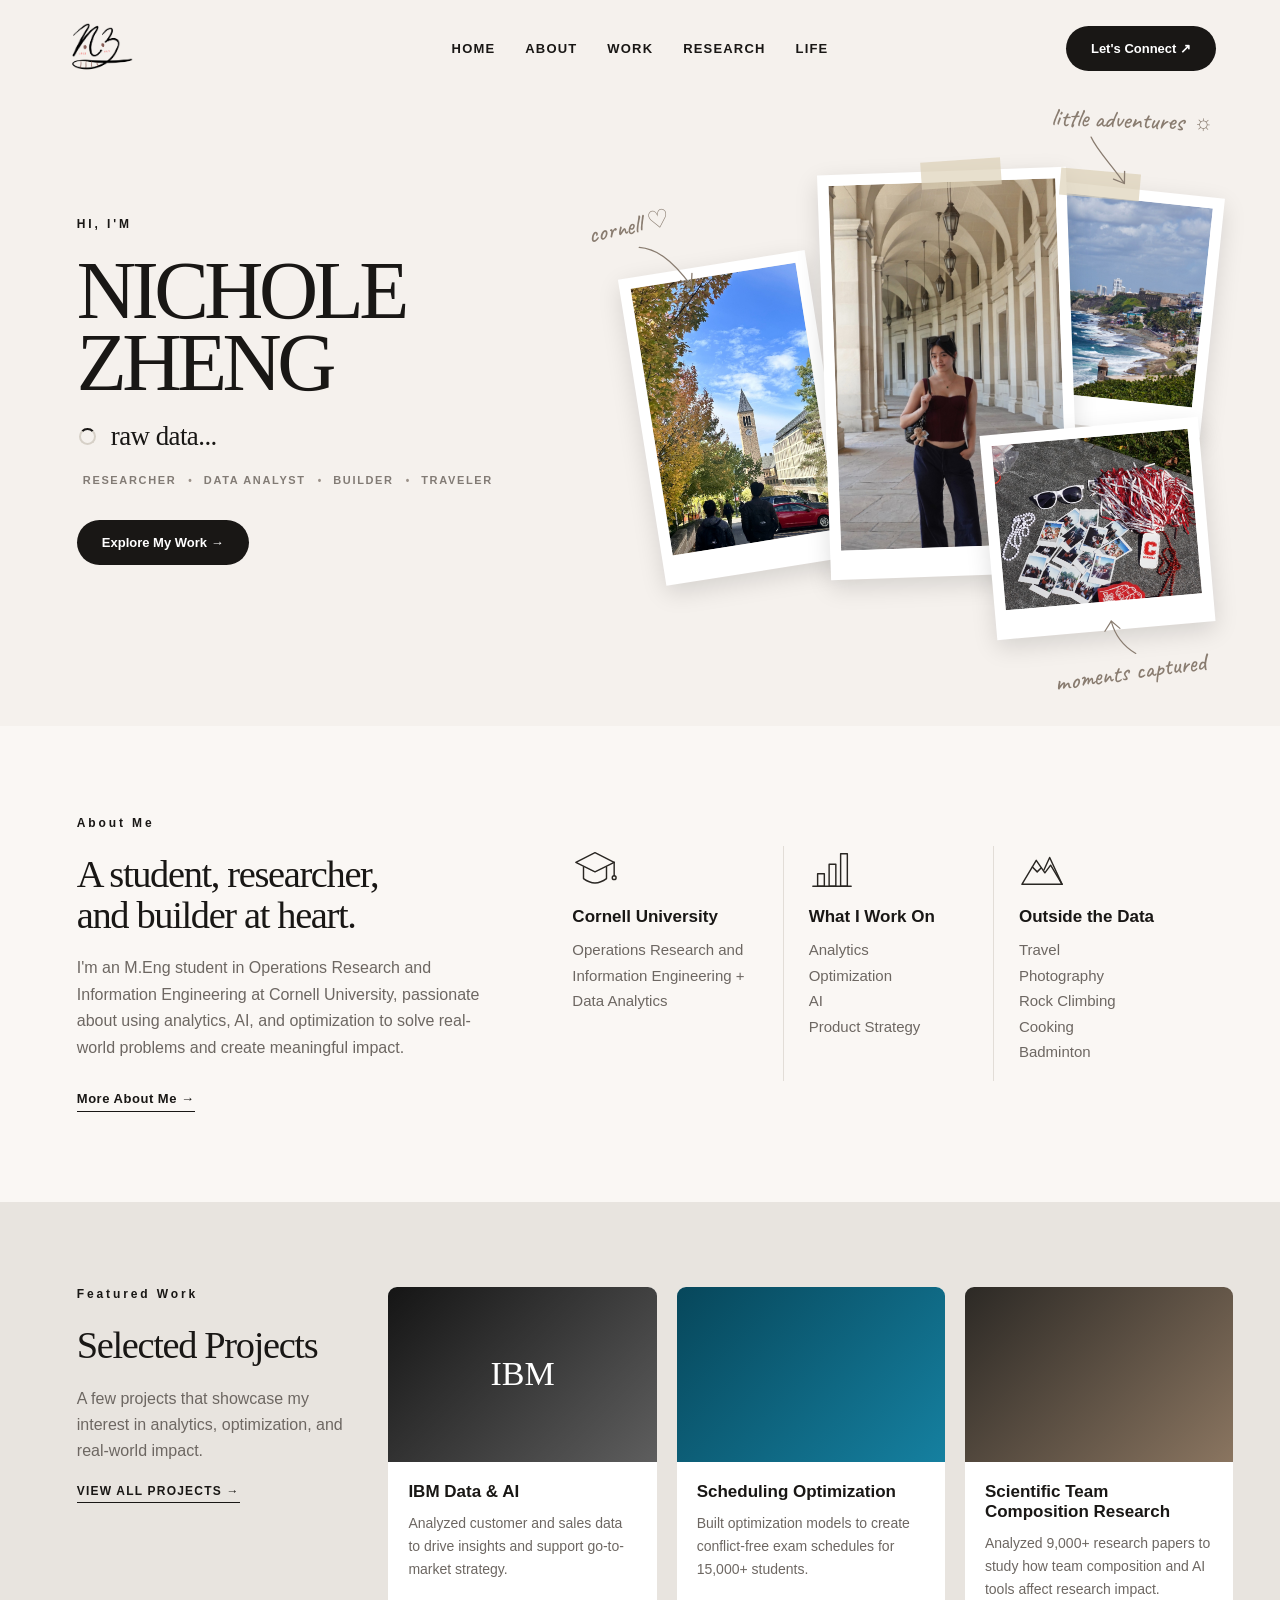
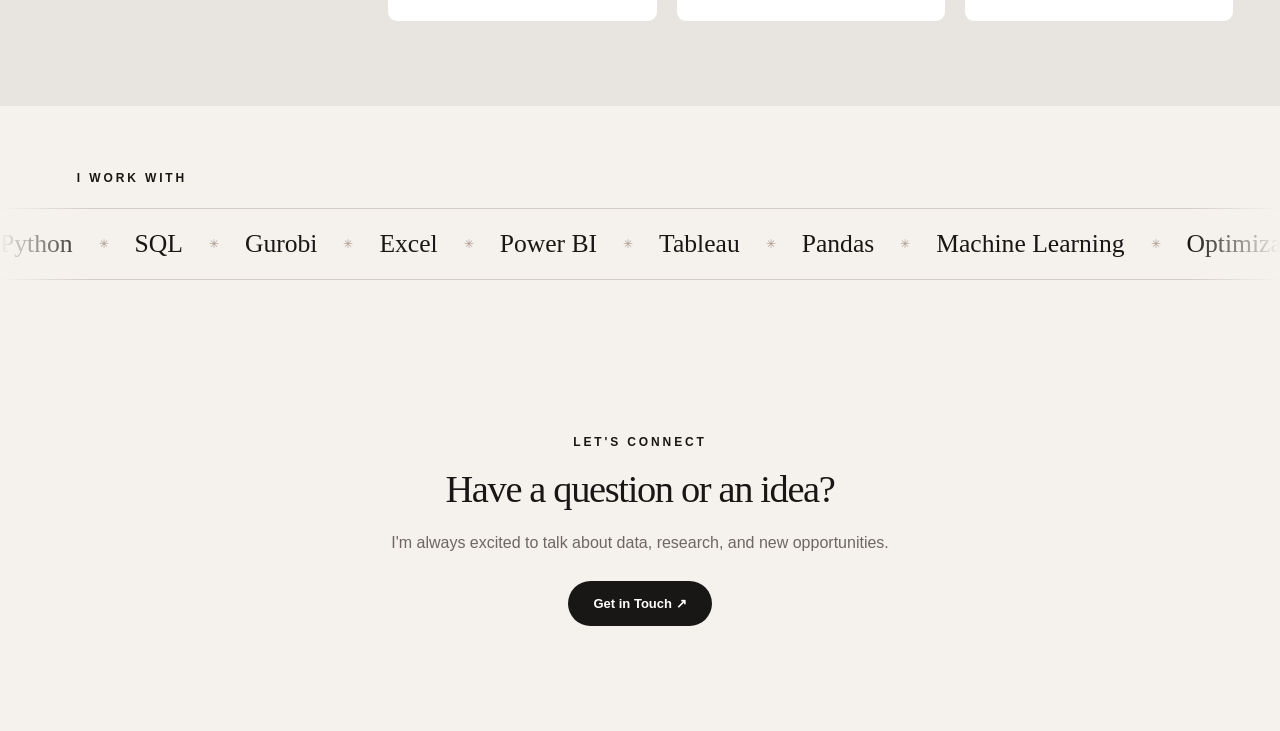
<file: index.html>
<!doctype html>
<html lang="en">
<head>
<meta charset="utf-8">
<meta name="viewport" content="width=device-width, initial-scale=1">
<title>Nichole Zheng — Portfolio</title>

<link href="https://fonts.googleapis.com/css2?family=Caveat:wght@400;500;600&display=swap" rel="stylesheet">

<style>
:root {
  --cream: #f5f1ed;
  --ink: #191715;
  --muted: #827b75;
  --panel: #e8e4df;
}

* { box-sizing: border-box; }
html { scroll-behavior: smooth; }

body {
  margin: 0;
  background: var(--cream);
  color: var(--ink);
  font-family: Arial, Helvetica, sans-serif;
}

a { color: inherit; text-decoration: none; }
img { display: block; width: 100%; height: 100%; object-fit: cover; }

/* NAVIGATION */

.nav {
  max-width: 1650px;
  margin: auto;
  min-height: 92px;
  padding: 18px 5%;
  display: grid;
  grid-template-columns: 1fr auto 1fr;
  align-items: center;
  gap: 20px;
}

/* Keep the NZ image at a consistent, compact size on every page. */
.logo { display: inline-flex; align-items: center; justify-self: start; width: 58px; height: 58px; flex: none; }
.logo img { display: block; width: 100%; height: 100%; object-fit: contain; }

.nav nav {
  display: flex;
  gap: 30px;
  align-items: center;
}

.nav nav a {
  position: relative;
  font-size: 13px;
  font-weight: 700;
  letter-spacing: .09em;
  padding: 10px 0;
  transition: color .2s;
}

.nav nav a::after {
  content: "";
  position: absolute;
  left: 0;
  right: 0;
  bottom: 3px;
  height: 2px;
  background: var(--ink);
  transform: scaleX(0);
  transform-origin: left;
  transition: transform .25s;
}

.nav nav a:hover::after,
.nav nav a.active::after,
.nav nav a:focus-visible::after {
  transform: scaleX(1);
}

.nav nav a:hover { color: #8b6f60; }

.connect, .btn {
  display: inline-block;
  border-radius: 40px;
  background: var(--ink);
  color: white;
  padding: 15px 25px;
  font-weight: 700;
  font-size: 13px;
  transition: transform .2s, background .2s;
}

.connect { justify-self: end; }

.connect:hover, .btn:hover {
  transform: translateY(-3px);
  background: #443a33;
}

/* HERO */

.hero {
  max-width: 1650px;
  margin: auto;
  min-height: 630px;
  padding: 50px 6% 90px;
  display: grid;
  grid-template-columns: 46% 54%;
  align-items: center;
  gap: 10px;
}

.hero-copy { position: relative; z-index: 2; }

.kicker {
  font-size: 12px;
  letter-spacing: .24em;
  font-weight: 700;
  margin-bottom: 24px;
}

.hero h1 {
  font: normal clamp(65px, 6.4vw, 105px)/.87 Georgia, "Times New Roman", serif;
  letter-spacing: -.055em;
  margin: 0 0 17px;
}

/* ANIMATED HERO TAGLINE */

.hero-tagline {
  display: flex;
  align-items: center;
  gap: 12px;
  min-height: 43px;
  margin: 0 0 13px;
}

.tagline-text {
  font: normal clamp(22px, 2.1vw, 33px)/1.2 Georgia, "Times New Roman", serif;
  letter-spacing: -.02em;
  transition: opacity .3s, transform .3s;
}

.tagline-text.fade-out {
  opacity: 0;
  transform: translateY(7px);
}

.tagline-icon {
  width: 22px;
  flex: none;
  display: grid;
  place-items: center;
}

.loading-spinner {
  width: 17px;
  height: 17px;
  border: 2px solid #d6d0c7;
  border-top-color: var(--ink);
  border-radius: 50%;
  animation: spin .8s linear infinite;
}

.tagline-icon.done .loading-spinner {
  animation: none;
  border: none;
  width: 20px;
  height: 20px;
}

.tagline-icon.done .loading-spinner::after {
  content: "✓";
  font: normal 22px Arial;
  color: #54483f;
}

@keyframes spin { to { transform: rotate(360deg); } }

/* ROLE LABELS */

.hero-roles {
  display: flex;
  align-items: center;
  flex-wrap: wrap;
  gap: 8px 12px;
  padding-left: 6px;
  margin: 2px 0 30px;
  color: #827b75;
  font-size: 11px;
  font-weight: 600;
  letter-spacing: .15em;
  line-height: 1.7;
}

.hero-roles .dot {
  font-size: 10px;
  letter-spacing: 0;
  color: #9b9189;
}

/* POLAROID COLLAGE */

.collage {
  position: relative;
  width: 100%;
  height: 480px;
  isolation: isolate;
}

.polaroid {
  position: absolute;
  margin: 0;
  padding: 11px 11px 29px;
  background: white;
  box-shadow: 0 8px 25px #0002;
  transition: transform .3s, box-shadow .3s;
  cursor: pointer;
  border: 0;
  user-select: none;
  -webkit-tap-highlight-color: transparent;
}

.polaroid:hover,
.polaroid:focus-visible {
  z-index: 10;
  transform: rotate(0deg) translateY(-8px);
  box-shadow: 0 15px 35px #0003;
}

.polaroid:focus-visible {
  outline: 2px solid #8b6f60;
  outline-offset: 5px;
}

.p1 {
  left: 6%;
  top: 112px;
  width: 31%;
  height: 310px;
  transform: rotate(-9deg);
}

.p1 img { object-position: 52% 54%; }

.p2 {
  left: 36%;
  top: 20px;
  width: 41%;
  height: 405px;
  z-index: 3;
  transform: rotate(-2deg);
}

.p3 {
  right: 0;
  top: 36px;
  width: 35%;
  height: 240px;
  transform: rotate(6deg);
}

.p4 {
  right: 1%;
  bottom: 0;
  width: 36%;
  height: 205px;
  z-index: 4;
  transform: rotate(-5deg);
}

.tape {
  position: absolute;
  background: #dcd0b5aa;
  width: 80px;
  height: 27px;
  z-index: 7;
  pointer-events: none;
}

.t1 { left: 52%; top: 9px; transform: rotate(-4deg); }
.t2 { right: 12%; top: 20px; transform: rotate(5deg); }

/* CAMERA SHUTTER INTERACTIONS */

.photo-window {
  position: relative;
  width: 100%;
  height: 100%;
  overflow: hidden;
  background: #e8e4df;
}

.photo-window img {
  transition: transform .4s ease;
}

.photo-flash {
  position: absolute;
  inset: 0;
  background: white;
  opacity: 0;
  pointer-events: none;
  z-index: 3;
}

.polaroid.snapping .photo-flash {
  animation: cameraFlash .42s ease-out forwards;
}

.polaroid.snapping .photo-window img {
  animation: shutterScale .42s ease-out;
}

@keyframes cameraFlash {
  0% { opacity: 0; }
  12% { opacity: .65; }
  35% { opacity: 0; }
  100% { opacity: 0; }
}

@keyframes shutterScale {
  0% { transform: scale(1); }
  25% { transform: scale(.982); }
  65% { transform: scale(1.015); }
  100% { transform: scale(1); }
}

/* CAMERA VIEWFINDER */

.viewfinder {
  position: absolute;
  inset: 14px;
  z-index: 2;
  opacity: 0;
  pointer-events: none;
  transition: opacity .25s ease;
}

.polaroid:hover .viewfinder,
.polaroid:focus-visible .viewfinder {
  opacity: .8;
}

.focus-corner {
  position: absolute;
  width: 20px;
  height: 20px;
  border-color: rgba(255,255,255,.92);
  border-style: solid;
  border-width: 0;
  filter: drop-shadow(0 1px 1px #0004);
  transition: transform .25s ease;
}

.focus-tl {
  top: 0;
  left: 0;
  border-top-width: 1.5px;
  border-left-width: 1.5px;
  transform: translate(-5px,-5px);
}

.focus-tr {
  top: 0;
  right: 0;
  border-top-width: 1.5px;
  border-right-width: 1.5px;
  transform: translate(5px,-5px);
}

.focus-bl {
  bottom: 0;
  left: 0;
  border-bottom-width: 1.5px;
  border-left-width: 1.5px;
  transform: translate(-5px,5px);
}

.focus-br {
  bottom: 0;
  right: 0;
  border-bottom-width: 1.5px;
  border-right-width: 1.5px;
  transform: translate(5px,5px);
}

.polaroid:hover .focus-corner,
.polaroid:focus-visible .focus-corner {
  transform: translate(0,0);
}

.polaroid.snapping .focus-tl {
  transform: translate(5px,5px);
}
.polaroid.snapping .focus-tr {
  transform: translate(-5px,5px);
}
.polaroid.snapping .focus-bl {
  transform: translate(5px,-5px);
}
.polaroid.snapping .focus-br {
  transform: translate(-5px,-5px);
}

/* CUSTOM CAMERA CURSOR */

.camera-cursor {
  position: fixed;
  left: 0;
  top: 0;
  width: 34px;
  height: 34px;
  z-index: 9999;
  pointer-events: none;
  opacity: 0;
  transform: translate3d(-100px,-100px,0) scale(.75);
  transition: opacity .18s ease;
  will-change: transform;
}

.camera-cursor svg {
  width: 100%;
  height: 100%;
  overflow: visible;
  filter: drop-shadow(0 1px 1px #fff9);
  transition: transform .15s ease;
}

.camera-cursor.visible { opacity: 1; }

.camera-cursor.pressed svg {
  transform: scale(.82);
}

@media (hover: hover) and (pointer: fine) {
  .polaroid,
  .polaroid * {
    cursor: none;
  }
}

@media (hover: none), (pointer: coarse) {
  .camera-cursor { display: none; }
  .polaroid { cursor: pointer; }
}

/* HAND-DRAWN ANNOTATIONS */

.annotation {
  position: absolute;
  z-index: 12;
  pointer-events: none;
  color: #897c70;
  font-family: "Caveat", cursive;
  font-size: 25px;
  font-weight: 500;
  line-height: 1;
  white-space: nowrap;
}

.annotation span {
  display: block;
  opacity: 0;
  transform: translateY(6px) rotate(-3deg);
  transition: opacity .6s ease, transform .6s ease;
}

.annotation svg {
  display: block;
  width: 100%;
  height: auto;
  overflow: visible;
}

.annotation svg path {
  fill: none;
  stroke: currentColor;
  stroke-width: 1.5;
  stroke-linecap: round;
  stroke-linejoin: round;
  stroke-dasharray: 200;
  stroke-dashoffset: 200;
}

.collage.annotations-ready .annotation svg path {
  animation: drawArrow 1.2s ease forwards;
}

.collage.annotations-ready .annotation span {
  opacity: 1;
  transform: translateY(0) rotate(-3deg);
}

@keyframes drawArrow {
  to { stroke-dashoffset: 0; }
}

/* CORNELL ANNOTATION */

.annotation-cornell {
  left: -2%;
  top: 59px;
  width: 120px;
  transform: rotate(-9deg);
}

.annotation-cornell svg {
  width: 80px;
  margin: 6px 0 0 42px;
}

.annotation-cornell svg path {
  animation-delay: .3s !important;
}

.annotation-cornell span {
  transition-delay: 1.25s;
}

/* TRAVEL ANNOTATION */

.annotation-travel {
  right: 0;
  top: -43px;
  width: 165px;
  transform: rotate(5deg);
}

.annotation-travel svg {
  width: 65px;
  margin: 5px 0 0 34px;
}

.annotation-travel svg path {
  animation-delay: .65s !important;
}

.annotation-travel span {
  transition-delay: 1.6s;
}

.travel-sun {
  display: inline-block !important;
  opacity: 1 !important;
  transform: none !important;
  font-size: .85em;
  margin-left: 4px;
  vertical-align: 1px;
}

/* MEMORIES ANNOTATION */

.annotation-memories {
  right: 1%;
  bottom: -54px;
  width: 155px;
  transform: rotate(-5deg);
}

.annotation-memories svg {
  width: 60px;
  margin: 0 0 2px 45px;
}

.annotation-memories svg path {
  animation-delay: 1s !important;
}

.annotation-memories span {
  transition-delay: 1.95s;
}

/* TEMPORARY PHOTO INTERACTION HINT */

.photo-hint {
  position: absolute;
  left: 24%;
  bottom: -55px;
  z-index: 15;
  font-family: "Caveat", cursive;
  font-size: 22px;
  color: #a29689;
  pointer-events: none;
  opacity: 0;
  transform: translateY(7px);
  transition: opacity .5s ease, transform .5s ease;
  white-space: nowrap;
}

.photo-hint.show {
  opacity: 1;
  transform: translateY(0);
}

.photo-hint svg {
  position: absolute;
  left: 100%;
  bottom: 12px;
  width: 60px;
  height: 55px;
  overflow: visible;
}

.photo-hint path {
  fill: none;
  stroke: currentColor;
  stroke-width: 1.3;
  stroke-linecap: round;
  stroke-linejoin: round;
  stroke-dasharray: 150;
  stroke-dashoffset: 150;
}

.photo-hint.show path {
  animation: hintArrow .75s ease forwards;
}

@keyframes hintArrow {
  to { stroke-dashoffset: 0; }
}

/* ABOUT */

.about {
  padding: 90px max(6%, calc((100vw - 1450px)/2));
  background: #faf7f4;
  display: grid;
  grid-template-columns: 1.2fr 1.8fr;
  align-items: center;
  gap: 75px;
}

.about-lead h2,
.work-intro h2,
.contact h2 {
  font: normal clamp(35px, 3vw, 48px)/1.06 Georgia, serif;
  letter-spacing: -.035em;
  margin: 0 0 20px;
}

.about p,
.work p,
.contact p,
.facts p,
.card-body p {
  font-size: 16px;
  line-height: 1.65;
  color: #6d6762;
}

.more-about {
  display: inline-block;
  margin-top: 14px;
  font-size: 13px;
  font-weight: 700;
  letter-spacing: .04em;
  border-bottom: 1px solid currentColor;
  padding-bottom: 5px;
  transition: color .2s, transform .2s;
}

.more-about:hover {
  color: #8b6f60;
  transform: translateX(4px);
}

/* ABOUT FACTS */

.facts {
  display: grid;
  grid-template-columns: repeat(3, minmax(0, 1fr));
  align-items: center;
  gap: 0;
  width: 100%;
}

.fact {
  padding: 0 25px;
  border-left: 1px solid #e2ddd7;
  min-height: 235px;
  display: flex;
  flex-direction: column;
  justify-content: flex-start;
}

.fact:first-child {
  border-left: none;
  padding-left: 0;
}

.fact-icon {
  width: 46px;
  height: 46px;
  margin-bottom: 15px;
  color: #292622;
}

.fact-icon svg {
  width: 100%;
  height: 100%;
  stroke: currentColor;
  fill: none;
  stroke-width: 1.5;
  stroke-linecap: round;
  stroke-linejoin: round;
}

.facts h3 {
  font-size: 17px;
  margin: 0 0 10px;
}

.facts p {
  margin: 0;
  font-size: 15px;
  line-height: 1.7;
}

/* WORK */

.work {
  background: var(--panel);
  padding: 85px 6%;
  display: grid;
  grid-template-columns: 25% 75%;
  gap: 30px;
}

.work-intro a {
  font-size: 12px;
  font-weight: 700;
  letter-spacing: .1em;
  border-bottom: 1px solid;
  padding-bottom: 4px;
}

.cards {
  display: grid;
  grid-template-columns: repeat(3, 1fr);
  gap: 20px;
}

.card {
  background: white;
  border-radius: 9px;
  overflow: hidden;
  transition: transform .25s, box-shadow .25s;
}

.card:hover {
  transform: translateY(-7px);
  box-shadow: 0 12px 26px #0002;
}

.card-img {
  height: 175px;
  display: grid;
  place-items: center;
  color: white;
  font: normal 34px Georgia, serif;
}

.ibm { background: linear-gradient(135deg, #151515, #5e5e5e); }
.schedule { background: linear-gradient(135deg, #07475b, #1580a0); }
.research { background: linear-gradient(135deg, #2c2925, #8a7560); }

.card-body { padding: 20px; }

.card-body h3 {
  font-size: 17px;
  margin: 0 0 10px;
}

.card-body p { font-size: 14px; margin: 0; }

/* I WORK WITH */

.ticker {
  padding: 65px 0 70px;
}

.ticker > .kicker {
  padding: 0 6%;
  margin-bottom: 23px;
}

.ticker-window {
  overflow: hidden;
  border-top: 1px solid #d4cdc5;
  border-bottom: 1px solid #d4cdc5;
  padding: 20px 0;
  mask-image: linear-gradient(to right, transparent, #000 7%, #000 93%, transparent);
  -webkit-mask-image: linear-gradient(to right, transparent, #000 7%, #000 93%, transparent);
}

.ticker-track {
  display: flex;
  align-items: center;
  width: max-content;
  animation: skillsScroll 38s linear infinite;
  font: normal clamp(21px, 2vw, 29px) Georgia, serif;
}

.skill-set {
  display: flex;
  align-items: center;
  gap: 26px;
  padding-right: 26px;
  white-space: nowrap;
  flex-shrink: 0;
}

.skill-star {
  font: normal 12px Arial, sans-serif;
  color: #aa9b8d;
}

.ticker-window:hover .ticker-track {
  animation-play-state: paused;
}

@keyframes skillsScroll {
  to { transform: translateX(-50%); }
}

/* CONTACT */

.contact {
  text-align: center;
  padding: 85px 20px 105px;
}

.contact .kicker { margin-bottom: 20px; }
.contact p { margin: 0 0 25px; }

/* SCROLL ANIMATIONS */

.reveal {
  opacity: 0;
  transform: translateY(18px);
  transition: opacity .65s, transform .65s;
}

.reveal.visible {
  opacity: 1;
  transform: translateY(0);
}

/* RESPONSIVE */

@media (max-width: 1000px) {
  .nav nav { gap: 15px; }

  .hero {
    grid-template-columns: 1fr 1fr;
    padding: 45px 5% 70px;
  }

  .hero h1 {
    font-size: clamp(58px, 6.5vw, 80px);
  }

  .collage { height: 370px; }
  .p1 { height: 230px; }
  .p2 { height: 300px; }
  .p3 { height: 180px; }
  .p4 { height: 155px; }

  .annotation { font-size: 21px; }
  .annotation-cornell { left: -3%; top: 55px; }
  .annotation-travel { top: -31px; }
  .annotation-memories { bottom: -44px; }

  .about, .work {
    grid-template-columns: 1fr;
    gap: 35px;
  }

  .facts { align-items: start; }
}

@media (max-width: 680px) {
  .nav {
    grid-template-columns: auto 1fr;
    padding: 15px 5%;
    gap: 12px;
  }

  .logo { width: 46px; height: 46px; }

  .connect {
    grid-column: 2;
    grid-row: 1;
    padding: 12px 17px;
    font-size: 11px;
  }

  .nav nav {
    grid-column: 1 / -1;
    grid-row: 2;
    justify-content: center;
    flex-wrap: wrap;
    gap: 18px;
  }

  .nav nav a { font-size: 11px; }

  .hero {
    grid-template-columns: 1fr;
    padding: 65px 7% 75px;
    gap: 65px;
    min-height: 0;
  }

  .hero h1 {
    font-size: clamp(60px, 14vw, 88px);
    margin-bottom: 15px;
  }

  .tagline-text { font-size: 25px; }

  .hero-roles {
    padding-left: 3px;
    font-size: 10px;
    letter-spacing: .1em;
    gap: 6px 9px;
  }

  .collage { height: 370px; }
  .p1 { left: 3%; width: 31%; }
  .p2 { left: 33%; width: 43%; }
  .p3 { width: 35%; }
  .p4 { width: 38%; }

  .annotation { font-size: 18px; }
  .annotation-cornell { left: 0; top: 47px; width: 100px; }
  .annotation-cornell svg { width: 45px; margin-left: 35px; }
  .annotation-travel { right: 0; top: -33px; width: 120px; }
  .annotation-travel svg { width: 40px; margin-left: 30px; }
  .annotation-memories { right: 0; bottom: -43px; width: 120px; }
  .annotation-memories svg { width: 40px; margin-left: 35px; }

  .photo-hint {
    left: 10%;
    bottom: -50px;
    font-size: 18px;
  }

  .photo-hint svg {
    width: 42px;
    height: 40px;
  }

  .about { padding: 70px 7%; }

  .facts {
    grid-template-columns: 1fr;
    gap: 30px;
  }

  .fact, .fact:first-child {
    padding: 0 0 22px;
    border-left: none;
    border-bottom: 1px solid #e2ddd7;
    min-height: 0;
  }

  .fact:last-child { border-bottom: none; }

  .work { padding: 70px 7%; }
  .cards { grid-template-columns: 1fr; }
  .card-img { height: 160px; }

  .ticker { padding: 55px 0; }
  .skill-set { gap: 20px; padding-right: 20px; }
}

@media (prefers-reduced-motion: reduce) {
  *, *::before, *::after {
    animation-duration: .01ms !important;
    transition-duration: .01ms !important;
  }

  .reveal { opacity: 1; transform: none; }

  .ticker-window {
    mask-image: none;
    -webkit-mask-image: none;
    overflow-x: auto;
  }

  .annotation svg path { stroke-dashoffset: 0; }
  .annotation span { opacity: 1; transform: none; }
  .camera-cursor { display: none; }
}

/* ===== CONSISTENT NZ LOGO ON ALL PAGES ===== */

.nav {
  min-height: 92px;
  padding: 18px 5%;
  display: grid;
  grid-template-columns: 1fr auto 1fr;
  align-items: center;
  gap: 20px;
}

.nav .logo {
  display: flex;
  align-items: center;
  justify-content: flex-start;
  justify-self: start;
  width: 70px;
  height: 60px;
  min-width: 70px;
  padding: 0;
  margin: 0;
}

.nav .logo img {
  display: block;
  width: 70px;
  height: 55px;
  max-width: 70px;
  max-height: 55px;
  object-fit: contain;
  object-position: left center;
  mix-blend-mode: multiply;
}

@media (max-width: 680px) {
  .nav {
    grid-template-columns: auto 1fr;
    padding: 15px 5%;
    gap: 12px;
  }

  .nav .logo {
    width: 60px;
    height: 50px;
    min-width: 60px;
  }

  .nav .logo img {
    width: 60px;
    height: 48px;
    max-width: 60px;
    max-height: 48px;
  }
}
  
</style>
</head>

<body>

<header class="nav">
  <a class="logo" href="index.html">
  <img src="assets/nz-logo.png" alt="NZ — Home">
  </a>

  <nav aria-label="Main navigation">
    <a href="#home">HOME</a>
    <a href="about.html">ABOUT</a>
    <a href="work.html">WORK</a>
    <a href="research.html">RESEARCH</a>
    <a href="life.html">LIFE</a>
  </nav>

  <a class="connect" href="mailto:Nicholezheng123@gmail.com">
    Let's Connect ↗
  </a>
</header>

<main>

<!-- HERO -->

<section class="hero" id="home">
  <div class="hero-copy reveal">
    <div class="kicker">HI, I'M</div>

    <h1>NICHOLE<br>ZHENG</h1>

    <div class="hero-tagline">
      <span class="tagline-icon" aria-hidden="true">
        <span class="loading-spinner"></span>
      </span>
      <span class="tagline-text" id="changing-text">
        raw data...
      </span>
    </div>

    <div class="hero-roles">
      <span>RESEARCHER</span>
      <span class="dot">•</span>
      <span>DATA ANALYST</span>
      <span class="dot">•</span>
      <span>BUILDER</span>
      <span class="dot">•</span>
      <span>TRAVELER</span>
    </div>

    <a class="btn" href="#work">
      Explore My Work →
    </a>
  </div>

  <!-- INTERACTIVE POLAROID COLLAGE -->

  <div class="collage" aria-label="Personal photo collage">
    <div class="tape t1"></div>
    <div class="tape t2"></div>

    <!-- CORNELL CAMPUS -->

    <figure class="polaroid p1"
            tabindex="0"
            role="button"
            aria-label="Take a photo of Cornell campus">
      <div class="photo-window">
        <img src="assets/IMG_7189.jpeg"
             alt="Cornell clock tower in autumn">
        <div class="viewfinder" aria-hidden="true">
          <span class="focus-corner focus-tl"></span>
          <span class="focus-corner focus-tr"></span>
          <span class="focus-corner focus-bl"></span>
          <span class="focus-corner focus-br"></span>
        </div>
        <div class="photo-flash"></div>
      </div>
    </figure>

    <!-- PORTRAIT -->

    <figure class="polaroid p2"
            tabindex="0"
            role="button"
            aria-label="Take a portrait photo">
      <div class="photo-window">
        <img src="assets/IMG_4700.jpeg"
             alt="Nichole under an arched walkway">
        <div class="viewfinder" aria-hidden="true">
          <span class="focus-corner focus-tl"></span>
          <span class="focus-corner focus-tr"></span>
          <span class="focus-corner focus-bl"></span>
          <span class="focus-corner focus-br"></span>
        </div>
        <div class="photo-flash"></div>
      </div>
    </figure>

    <!-- PUERTO RICO -->

    <figure class="polaroid p3"
            tabindex="0"
            role="button"
            aria-label="Take a travel photo">
      <div class="photo-window">
        <img src="assets/IMG_2892.jpeg"
             alt="Coastal travel view">
        <div class="viewfinder" aria-hidden="true">
          <span class="focus-corner focus-tl"></span>
          <span class="focus-corner focus-tr"></span>
          <span class="focus-corner focus-bl"></span>
          <span class="focus-corner focus-br"></span>
        </div>
        <div class="photo-flash"></div>
      </div>
    </figure>

    <!-- CORNELL MEMORIES -->

    <figure class="polaroid p4"
            tabindex="0"
            role="button"
            aria-label="Take a photo of Cornell memories">
      <div class="photo-window">
        <img src="assets/DSC07467.jpeg"
             alt="Cornell memories">
        <div class="viewfinder" aria-hidden="true">
          <span class="focus-corner focus-tl"></span>
          <span class="focus-corner focus-tr"></span>
          <span class="focus-corner focus-bl"></span>
          <span class="focus-corner focus-br"></span>
        </div>
        <div class="photo-flash"></div>
      </div>
    </figure>

    <!-- HANDWRITTEN ANNOTATION 1 -->

    <div class="annotation annotation-cornell"
         aria-hidden="true">
      <span>cornell ♡</span>
      <svg viewBox="0 0 90 75">
        <path d="M7 5 C 24 9, 40 22, 58 57"/>
        <path d="M47 49 L58 57 L61 43"/>
      </svg>
    </div>

    <!-- HANDWRITTEN ANNOTATION 2 -->

    <div class="annotation annotation-travel"
         aria-hidden="true">
      <span>little adventures <span class="travel-sun">☼</span></span>
      <svg viewBox="0 0 75 70">
        <path d="M9 3 C 18 19, 35 32, 52 53"/>
        <path d="M39 49 L52 53 L51 39"/>
      </svg>
    </div>

    <!-- HANDWRITTEN ANNOTATION 3 -->

    <div class="annotation annotation-memories"
         aria-hidden="true">
      <svg viewBox="0 0 75 55">
        <path d="M48 50 C 34 40, 24 25, 21 7"/>
        <path d="M12 19 L21 7 L31 17"/>
      </svg>
      <span>moments captured</span>
    </div>

    <!-- TEMPORARY INTERACTION HINT -->

    <div class="photo-hint" aria-hidden="true">
      click image to capture ↗
    </div>

  </div>
</section>

<!-- ABOUT -->

<section class="about" id="about">
  <div class="about-lead reveal">
    <div class="kicker">About Me</div>

    <h2>A student, researcher,<br>
    and builder at heart.</h2>

    <p>
      I'm an M.Eng student in Operations Research and
      Information Engineering at Cornell University,
      passionate about using analytics, AI, and
      optimization to solve real-world problems
      and create meaningful impact.
    </p>

    <a class="more-about" href="#about">
      More About Me →
    </a>
  </div>

  <div class="facts reveal">

    <div class="fact">
      <div class="fact-icon" aria-hidden="true">
        <svg viewBox="0 0 48 48">
          <path d="M4 17L24 7l20 10-20 10L4 17Z"/>
          <path d="M12 22v12c8 6 16 6 24 0V22"/>
          <path d="M44 17v14"/>
          <circle cx="44" cy="33" r="2"/>
        </svg>
      </div>

      <h3>Cornell University</h3>
      <p>
        Operations Research and<br>
        Information Engineering +<br>
        Data Analytics
      </p>
    </div>

    <div class="fact">
      <div class="fact-icon" aria-hidden="true">
        <svg viewBox="0 0 48 48">
          <path d="M4 42h40"/>
          <rect x="9" y="29" width="7" height="13"/>
          <rect x="21" y="19" width="7" height="23"/>
          <rect x="33" y="8" width="7" height="34"/>
        </svg>
      </div>

      <h3>What I Work On</h3>
      <p>
        Analytics<br>
        Optimization<br>
        AI<br>
        Product Strategy
      </p>
    </div>

    <div class="fact" id="life">
      <div class="fact-icon" aria-hidden="true">
        <svg viewBox="0 0 48 48">
          <path d="M3 40L18 15l9 13 6-8 12 20H3Z"/>
          <path d="M26 25l6-13 13 28"/>
          <path d="M14 22l5 5 4-4"/>
        </svg>
      </div>

      <h3>Outside the Data</h3>
      <p>
        Travel<br>
        Photography<br>
        Rock Climbing<br>
        Cooking<br>
        Badminton
      </p>
    </div>

  </div>
</section>

<!-- FEATURED WORK -->

<section class="work" id="work">
  <div class="work-intro reveal">
    <div class="kicker">Featured Work</div>
    <h2>Selected Projects</h2>

    <p>
      A few projects that showcase my interest in
      analytics, optimization, and real-world impact.
    </p>

    <a href="#projects">VIEW ALL PROJECTS →</a>
  </div>

  <div class="cards" id="projects">

    <article class="card reveal">
      <div class="card-img ibm">IBM</div>
      <div class="card-body">
        <h3>IBM Data &amp; AI</h3>
        <p>
          Analyzed customer and sales data to drive
          insights and support go-to-market strategy.
        </p>
      </div>
    </article>

    <article class="card reveal">
      <div class="card-img schedule"></div>
      <div class="card-body">
        <h3>Scheduling Optimization</h3>
        <p>
          Built optimization models to create
          conflict-free exam schedules for 15,000+ students.
        </p>
      </div>
    </article>

    <article class="card reveal" id="research">
      <div class="card-img research"></div>
      <div class="card-body">
        <h3>Scientific Team Composition Research</h3>
        <p>
          Analyzed 9,000+ research papers to study how team
          composition and AI tools affect research impact.
        </p>
      </div>
    </article>

  </div>
</section>

<!-- I WORK WITH -->

<section class="ticker" id="skills">
  <div class="kicker">I WORK WITH</div>

  <div class="ticker-window"
       aria-label="Python, SQL, Gurobi, Excel, Power BI, Tableau, Pandas, Machine Learning, Optimization">

    <div class="ticker-track">

      <div class="skill-set">
        <span>Python</span><span class="skill-star">✳</span>
        <span>SQL</span><span class="skill-star">✳</span>
        <span>Gurobi</span><span class="skill-star">✳</span>
        <span>Excel</span><span class="skill-star">✳</span>
        <span>Power BI</span><span class="skill-star">✳</span>
        <span>Tableau</span><span class="skill-star">✳</span>
        <span>Pandas</span><span class="skill-star">✳</span>
        <span>Machine Learning</span><span class="skill-star">✳</span>
        <span>Optimization</span><span class="skill-star">✳</span>
      </div>

      <div class="skill-set" aria-hidden="true">
        <span>Python</span><span class="skill-star">✳</span>
        <span>SQL</span><span class="skill-star">✳</span>
        <span>Gurobi</span><span class="skill-star">✳</span>
        <span>Excel</span><span class="skill-star">✳</span>
        <span>Power BI</span><span class="skill-star">✳</span>
        <span>Tableau</span><span class="skill-star">✳</span>
        <span>Pandas</span><span class="skill-star">✳</span>
        <span>Machine Learning</span><span class="skill-star">✳</span>
        <span>Optimization</span><span class="skill-star">✳</span>
      </div>

    </div>
  </div>
</section>

<!-- CONTACT -->

<section class="contact" id="contact">
  <div class="kicker">LET'S CONNECT</div>

  <h2>Have a question or an idea?</h2>

  <p>
    I'm always excited to talk about data,
    research, and new opportunities.
  </p>

  <a class="btn" href="mailto:Nicholezheng123@gmail.com">
    Get in Touch ↗
  </a>
</section>

</main>

<!-- CUSTOM CAMERA CURSOR -->

<div class="camera-cursor" aria-hidden="true">
  <svg viewBox="0 0 36 36" fill="none">
    <path d="M7 12h5l2.5-3h7l2.5 3h5
             a2 2 0 0 1 2 2v13
             a2 2 0 0 1-2 2H7
             a2 2 0 0 1-2-2V14
             a2 2 0 0 1 2-2Z"
          fill="#f5f1ed"
          stroke="#191715"
          stroke-width="1.5"
          stroke-linejoin="round"/>
    <circle cx="18" cy="20" r="5"
            stroke="#191715"
            stroke-width="1.5"/>
    <circle cx="27" cy="16" r="1"
            fill="#191715"/>
  </svg>
</div>

<script>
document.addEventListener("DOMContentLoaded", () => {

  /* EXISTING HERO LOADING ANIMATION */

  const text = document.getElementById("changing-text");
  const icon = document.querySelector(".tagline-icon");

  const phrases = [
    "raw data...",
    "finding patterns...",
    "clear decisions."
  ];

  let index = 0;

  const reduced = window.matchMedia(
    "(prefers-reduced-motion: reduce)"
  ).matches;

  if (reduced) {
    text.textContent = "clear decisions.";
    icon.classList.add("done");
  } else {
    setInterval(() => {
      text.classList.add("fade-out");

      setTimeout(() => {
        index = (index + 1) % phrases.length;
        text.textContent = phrases[index];
        icon.classList.toggle("done", index === 2);
        text.classList.remove("fade-out");
      }, 300);
    }, 2200);
  }

  /* EXISTING SCROLL REVEAL ANIMATIONS */

  const reveal = document.querySelectorAll(".reveal");

  if ("IntersectionObserver" in window) {
    const observer = new IntersectionObserver(entries => {
      entries.forEach(entry => {
        if (entry.isIntersecting) {
          entry.target.classList.add("visible");
          observer.unobserve(entry.target);
        }
      });
    }, { threshold: .08 });

    reveal.forEach(el => observer.observe(el));
  } else {
    reveal.forEach(el => el.classList.add("visible"));
  }

  /* EXISTING NAVIGATION INTERACTIONS */

  const links = document.querySelectorAll(".nav nav a");

  links.forEach(a => {
    a.addEventListener("click", () => {
      links.forEach(l => l.classList.remove("active"));
      a.classList.add("active");
    });
  });

  /* HAND-DRAWN ARROW ANIMATIONS */

  const collage = document.querySelector(".collage");
  const photoHint = document.querySelector(".photo-hint");

  let hintDismissed = false;
  let hintShowTimer = null;

  function dismissHint() {
    hintDismissed = true;
    clearTimeout(hintShowTimer);
    photoHint.classList.remove("show");
  }

  function startCollageAnimations() {
    if (collage.classList.contains("annotations-ready")) return;

    collage.classList.add("annotations-ready");

    if (!hintDismissed) {
      // Wait until the annotation entrance sequence finishes.
      hintShowTimer = setTimeout(() => {
        if (hintDismissed) return;

        photoHint.classList.add("show");


      }, 2700);
    }
  }

  if (collage) {
    if (reduced) {
      startCollageAnimations();
    } else if ("IntersectionObserver" in window) {
      const annotationObserver = new IntersectionObserver(
        entries => {
          entries.forEach(entry => {
            if (entry.isIntersecting) {
              startCollageAnimations();
              annotationObserver.unobserve(collage);
            }
          });
        },
        { threshold: .35 }
      );

      annotationObserver.observe(collage);
    } else {
      startCollageAnimations();
    }
  }

  /* CUSTOM CAMERA CURSOR */

  const cameraCursor = document.querySelector(".camera-cursor");
  const polaroids = document.querySelectorAll(".polaroid");

  const finePointer = window.matchMedia(
    "(hover: hover) and (pointer: fine)"
  ).matches;

  let cursorX = -100;
  let cursorY = -100;
  let renderedX = -100;
  let renderedY = -100;
  let cursorActive = false;
  let cursorFrame = null;

  function animateCursor() {
    if (!cursorActive) {
      cursorFrame = null;
      return;
    }

    renderedX += (cursorX - renderedX) * .35;
    renderedY += (cursorY - renderedY) * .35;

    cameraCursor.style.transform =
      `translate3d(${renderedX - 17}px, ${renderedY - 17}px, 0)`;

    cursorFrame = requestAnimationFrame(animateCursor);
  }

  function showCameraCursor(event) {
    if (!finePointer || reduced) return;

    cursorX = event.clientX;
    cursorY = event.clientY;
    renderedX = cursorX;
    renderedY = cursorY;

    cameraCursor.style.transform =
      `translate3d(${cursorX - 17}px, ${cursorY - 17}px, 0)`;

    cursorActive = true;
    cameraCursor.classList.add("visible");

    if (cursorFrame === null) {
      cursorFrame = requestAnimationFrame(animateCursor);
    }
  }

  function hideCameraCursor() {
    cursorActive = false;
    cameraCursor.classList.remove("visible");
    cameraCursor.classList.remove("pressed");
  }

  /* POLAROID SHUTTER EFFECT */

  function takePhoto(polaroid) {
    if (polaroid.classList.contains("snapping")) return;

    dismissHint();

    polaroid.classList.add("snapping");
    cameraCursor.classList.add("pressed");

    setTimeout(() => {
      polaroid.classList.remove("snapping");
      cameraCursor.classList.remove("pressed");
    }, reduced ? 0 : 430);
  }

  polaroids.forEach(polaroid => {

    polaroid.addEventListener("pointerenter", event => {
      if (event.pointerType === "mouse") {
        showCameraCursor(event);
      }
    });

    polaroid.addEventListener("pointermove", event => {
      if (event.pointerType !== "mouse" || !finePointer) return;

      cursorX = event.clientX;
      cursorY = event.clientY;
    });

    polaroid.addEventListener("pointerleave", hideCameraCursor);

    polaroid.addEventListener("pointerdown", () => {
      if (!reduced) {
        cameraCursor.classList.add("pressed");
      }
    });

    polaroid.addEventListener("pointerup", () => {
      cameraCursor.classList.remove("pressed");
    });

    polaroid.addEventListener("click", () => {
      takePhoto(polaroid);
    });

    polaroid.addEventListener("keydown", event => {
      if (event.key === "Enter" || event.key === " ") {
        event.preventDefault();
        takePhoto(polaroid);
      }
    });

    polaroid.addEventListener("blur", hideCameraCursor);
  });

  window.addEventListener("blur", hideCameraCursor);

});
</script>

</body>
</html>
</file>
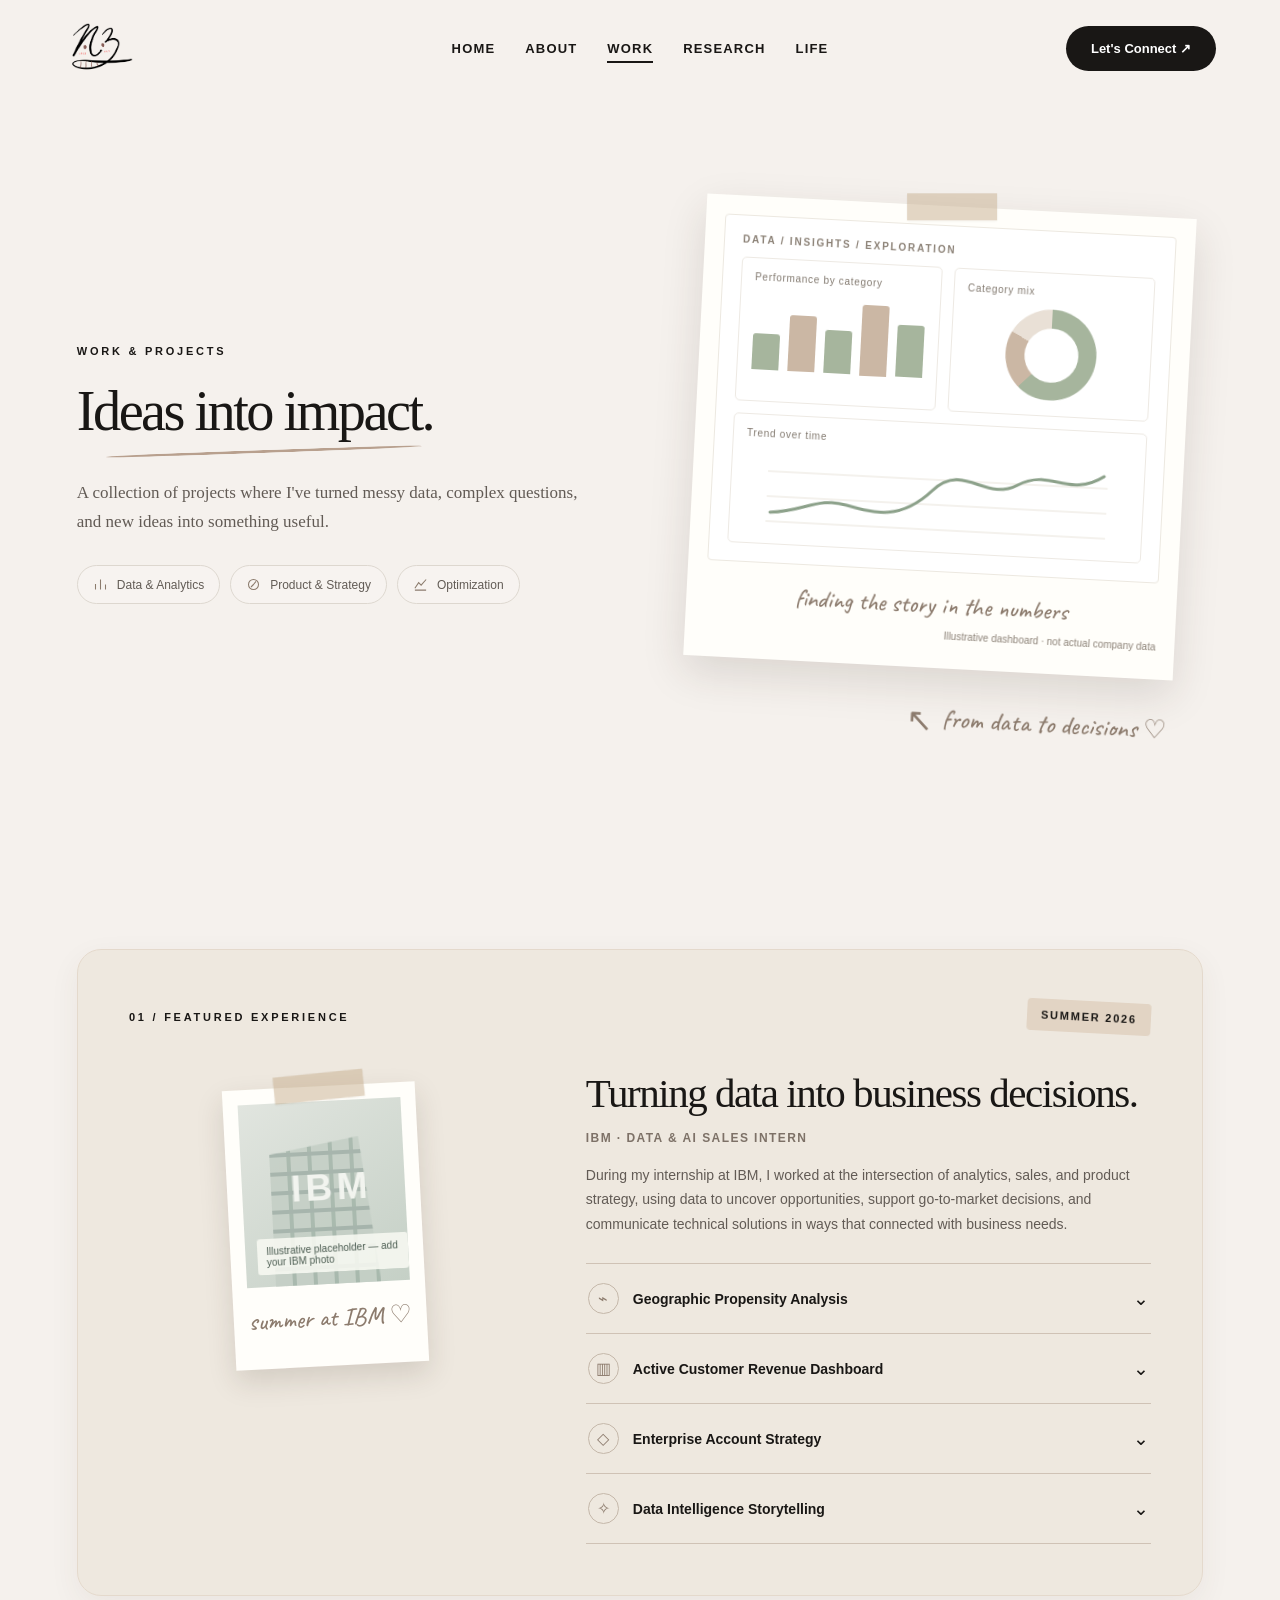
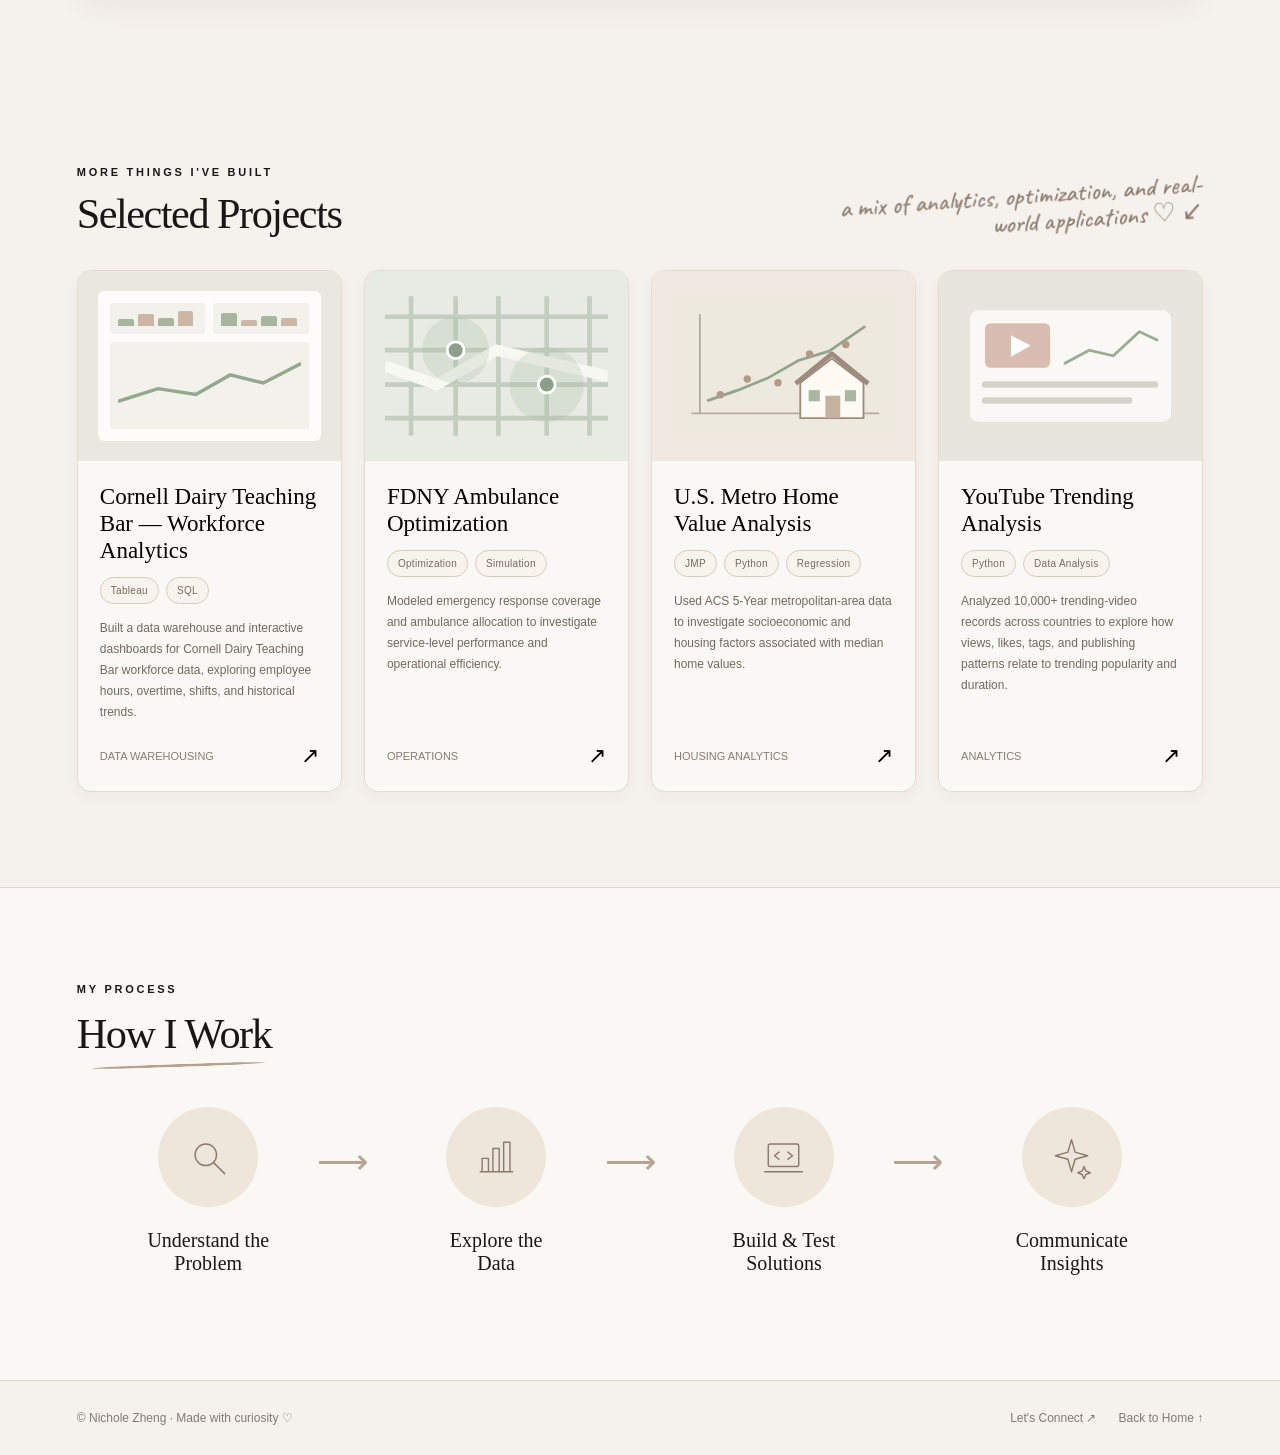
<file: work.html>
<!DOCTYPE html>
<html lang="en">
<head>
<meta charset="UTF-8">
<meta name="viewport" content="width=device-width,initial-scale=1">
<meta name="theme-color" content="#f5f1ed">
<title>Work & Projects — Nichole Zheng</title>
<link rel="preconnect" href="https://fonts.googleapis.com">
<link rel="preconnect" href="https://fonts.gstatic.com" crossorigin>
<link href="https://fonts.googleapis.com/css2?family=Caveat:wght@400;500;600&display=swap" rel="stylesheet">
<style>
:root{--cream:#f5f1ed;--paper:#faf8f5;--ink:#191715;--muted:#827b75;--brown:#8c7b6d;--light-brown:#e9e0d6;--line:#ddd7cf;--sage:#a6b59d;--serif:Georgia,'Times New Roman',serif;--sans:Arial,Helvetica,sans-serif;--hand:Caveat,cursive}
*{box-sizing:border-box}html{scroll-behavior:smooth}body{margin:0;background:var(--cream);color:var(--ink);font-family:var(--sans);overflow-x:hidden}a{color:inherit;text-decoration:none}button{font:inherit;cursor:pointer}img{display:block;width:100%;height:100%;object-fit:cover}.wrap{max-width:1480px;margin:auto;padding-left:6%;padding-right:6%}
/* Identical header dimensions and logo treatment to About */
.nav{max-width:1650px;margin:auto;min-height:92px;padding:18px 5%;display:grid;grid-template-columns:1fr auto 1fr;align-items:center;gap:20px}.nav>.logo{display:inline-flex;align-items:center;justify-content:flex-start;justify-self:start;width:70px;height:60px;flex:none;margin:0;padding:0}.nav>.logo>img{display:block;width:70px;height:55px;max-width:70px;max-height:55px;object-fit:contain;object-position:left center;mix-blend-mode:multiply}.nav nav{display:flex;gap:30px;align-items:center}.nav nav a{position:relative;font-size:13px;font-weight:700;letter-spacing:.09em;padding:10px 0}.nav nav a::after{content:"";position:absolute;left:0;right:0;bottom:3px;height:2px;background:var(--ink);transform:scaleX(0);transition:transform .25s}.nav nav a:hover::after,.nav nav a.active::after{transform:scaleX(1)}.connect{justify-self:end;background:var(--ink);color:white;border-radius:40px;padding:15px 25px;font-size:13px;font-weight:700;white-space:nowrap}
.eyebrow{font-size:11px;font-weight:700;letter-spacing:.25em;text-transform:uppercase}.hand{font:500 26px/1.05 var(--hand);color:var(--brown)}h1,h2,h3,p{margin-top:0}h1,h2,h3{font-family:var(--serif);font-weight:400}h1{font-size:clamp(46px,4.4vw,68px);line-height:1.09;letter-spacing:-.045em;margin:24px 0}h2{font-size:clamp(35px,3.3vw,49px);line-height:1.12;letter-spacing:-.035em}p{line-height:1.75}.underline{position:relative;display:inline-block}.underline::after{content:"";position:absolute;left:8%;right:3%;bottom:-10px;border-bottom:3px solid #b8a08e;transform:rotate(-2deg);border-radius:60%}.hero{min-height:635px;display:grid;grid-template-columns:1.05fr 1fr;align-items:center;gap:clamp(30px,5vw,95px);padding-top:65px;padding-bottom:85px}.hero-copy>p{font:17px/1.75 var(--serif);color:#625b55;max-width:510px;margin-top:35px}.pills{display:flex;gap:10px;flex-wrap:wrap;margin-top:28px}.pill{border:1px solid var(--line);border-radius:40px;padding:11px 15px;font-size:12px;color:#625b55;display:inline-flex;align-items:center;gap:9px;background:rgba(255,255,255,.2);transition:background .2s,transform .2s}.pill:hover{background:white;transform:translateY(-2px)}.pill svg{width:15px;height:15px;stroke:var(--brown);fill:none;stroke-width:1.7}.hero-art{position:relative;padding:45px 18px 45px 10px;perspective:900px}.hero-note{position:relative;display:block;width:max-content;max-width:100%;margin:42px 4% 0 auto;right:auto;bottom:auto;transform:rotate(3deg);transform-origin:center;white-space:normal;text-align:right}.hero-note::before{content:"↖";display:inline-block;margin-right:9px;font-size:32px;vertical-align:middle}.tape{position:absolute;top:-13px;left:calc(50% - 45px);width:90px;height:27px;background:rgba(197,171,139,.48);transform:rotate(-3deg);z-index:2;box-shadow:0 1px 2px #5c4b3a10}.dashboard-polaroid{position:relative;background:#fffefa;padding:19px 19px 27px;transform:rotate(3deg);box-shadow:0 16px 40px #36281d22;transition:transform .3s ease,box-shadow .3s ease;will-change:transform}.dashboard-polaroid:hover{box-shadow:0 22px 50px #36281d30}.dashboard{background:#ffffff;border:1px solid #ece8e0;border-radius:4px;padding:18px;display:grid;grid-template-columns:1fr 1fr;gap:12px}.dash-title{grid-column:1/-1;font-size:10px;letter-spacing:.18em;color:#8c8277;font-weight:700}.dash-panel{background:#fff;border:1px solid #ede9e3;border-radius:5px;padding:13px;min-height:120px}.dash-panel.wide{grid-column:1/-1;min-height:105px}.dash-label{font-size:10px;color:#837a70;letter-spacing:.07em;margin-bottom:12px}.mini-bars{height:75px;display:flex;align-items:end;justify-content:space-around;gap:7px}.mini-bars i{display:block;flex:1;max-width:27px;background:#a6b59d;border-radius:3px 3px 0 0;transform:scaleY(0);transform-origin:bottom;animation:growBars .9s ease forwards;animation-delay:1.1s}.mini-bars i:nth-child(even){background:#cbb7a4}.donut{width:91px;height:91px;margin:2px auto;border-radius:50%;background:conic-gradient(#a6b59d 0 62%,#cbb7a4 62% 83%,#e9e0d6 83% 100%);display:grid;place-items:center;clip-path:inset(0 100% 0 0);animation:drawDonut 1.1s ease forwards 1.2s}.donut::after{content:"";background:white;width:54px;height:54px;border-radius:50%}.line-chart{width:100%;height:75px;overflow:visible}.line-chart path.line{stroke:#8ca18a;stroke-width:3;fill:none;stroke-linecap:round;stroke-linejoin:round;stroke-dasharray:500;stroke-dashoffset:500;animation:drawLine 1.5s ease forwards 1.35s}.line-chart path.grid{stroke:#e9e4db;stroke-width:1}.dashboard-caption{text-align:center;font:500 25px var(--hand);color:var(--brown);margin-top:17px}.art-note{font-size:10px;color:#8c8277;text-align:right;margin:9px 0 0}
@keyframes growBars{to{transform:scaleY(1)}}@keyframes drawDonut{to{clip-path:inset(0 0 0 0)}}@keyframes drawLine{to{stroke-dashoffset:0}}@keyframes arrive{from{opacity:0;transform:translateY(24px)}to{opacity:1;transform:translateY(0)}}@keyframes polaroidArrive{from{opacity:0;transform:translateY(35px) rotate(-3deg) scale(.97)}to{opacity:1;transform:translateY(0) rotate(0) scale(1)}}.intro{opacity:0;animation:arrive .75s cubic-bezier(.2,.75,.25,1) forwards}.intro.one{animation-delay:.1s}.intro.two{animation-delay:.24s}.intro.three{animation-delay:.38s}.intro.four{animation-delay:.52s}.intro.five{animation-delay:.64s}.hero-art{opacity:0;animation:polaroidArrive .9s cubic-bezier(.2,.75,.25,1) .55s forwards}.reveal{opacity:0;transform:translateY(22px);transition:opacity .7s ease,transform .7s cubic-bezier(.2,.75,.25,1)}.reveal.visible{opacity:1;transform:none}
.section{padding-top:75px;padding-bottom:95px}.section-heading{display:flex;align-items:end;justify-content:space-between;gap:20px;margin-bottom:32px}.section-heading h2{margin:12px 0 0}.section-heading .hand{max-width:380px;text-align:right;transform:rotate(-4deg)}
/* IBM feature */
.ibm-feature{background:#eee8df;border:1px solid #e4d9cc;border-radius:24px;padding:clamp(24px,4vw,54px);position:relative;box-shadow:0 10px 30px #4b3c3010}.feature-top{display:flex;justify-content:space-between;align-items:center;gap:20px;margin-bottom:38px}.date-sticker{background:#e2d4c4;border-radius:4px;padding:10px 14px;font-size:11px;font-weight:700;letter-spacing:.16em;transform:rotate(3deg)}.ibm-grid{display:grid;grid-template-columns:.82fr 1.18fr;gap:clamp(30px,5vw,85px);align-items:start}.ibm-photo{background:#fffefa;padding:15px 15px 32px;box-shadow:0 12px 28px #34271b25;transform:rotate(-3deg);position:relative;transition:transform .3s;max-width:470px;margin:15px auto}.ibm-photo:hover{transform:rotate(0)}.ibm-photo .photo-placeholder{aspect-ratio:4/4.5;background:linear-gradient(145deg,#e1e5df,#c5d0c6);display:grid;place-items:center;position:relative;overflow:hidden}.building{width:65%;height:80%;align-self:end;background:repeating-linear-gradient(0deg,transparent 0 15px,#9faea6 15px 19px),repeating-linear-gradient(90deg,#c3cec5 0 17px,#a3b4a9 17px 21px);clip-path:polygon(0 10%,85% 0,100% 100%,0 100%);opacity:.85}.building::after{content:"IBM";font:700 37px var(--sans);letter-spacing:.12em;color:#f7f8f4;position:absolute;top:36%;left:30%}.placeholder-label{position:absolute;left:12px;bottom:12px;font-size:10px;color:#4c5d52;background:#f9faf3dc;padding:7px 9px;border-radius:3px}.ibm-photo figcaption{text-align:center;font:500 25px var(--hand);color:var(--brown);margin-top:18px}.ibm-content h2{font-size:clamp(32px,3.2vw,48px);margin:0 0 14px}.role{font-size:12px;font-weight:700;letter-spacing:.12em;text-transform:uppercase;color:#7d7167}.ibm-content>p{font-size:14px;color:#625b55;margin:18px 0 27px}.accordion{border-top:1px solid #cfc2b5}.acc-item{border-bottom:1px solid #cfc2b5}.acc-trigger{width:100%;background:transparent;border:0;display:flex;align-items:center;text-align:left;gap:14px;padding:19px 2px;color:var(--ink)}.acc-icon{width:31px;height:31px;border:1px solid #c5b8aa;border-radius:50%;display:grid;place-items:center;flex-shrink:0;color:var(--brown);font-size:16px}.acc-name{flex:1;font-size:14px;font-weight:700}.chevron{font-size:19px;transition:transform .3s}.acc-trigger[aria-expanded=true] .chevron{transform:rotate(180deg)}.acc-content{display:grid;grid-template-rows:0fr;transition:grid-template-rows .36s ease}.acc-trigger[aria-expanded=true]+.acc-content{grid-template-rows:1fr}.acc-inner{min-height:0;overflow:hidden}.acc-body{padding:0 6px 22px 45px}.acc-body p{font-size:13px;color:#625b55;margin:0 0 14px}.tags{display:flex;flex-wrap:wrap;gap:7px}.tag{font-size:10px;letter-spacing:.03em;border:1px solid #d6cabd;border-radius:30px;padding:7px 10px;color:#766a5e;background:#f8f4ed}
/* Selected projects */
.projects-grid{display:grid;grid-template-columns:repeat(4,minmax(0,1fr));gap:22px}.project-card{border:1px solid #e4dcd2;border-radius:14px;background:#faf8f5;box-shadow:0 5px 16px #3b2b1c0b;overflow:hidden;text-align:left;padding:0;display:flex;flex-direction:column;transition:transform .3s,box-shadow .3s;min-width:0}.project-card:hover,.project-card:focus-visible{transform:translateY(-7px);box-shadow:0 15px 30px #3b2b1c20}.project-visual{height:190px;background:#e9e7df;padding:20px;overflow:hidden;transition:filter .3s}.project-card:hover .project-visual{filter:saturate(1.12)}.project-content{padding:22px;flex:1;display:flex;flex-direction:column}.project-content h3{font-size:23px;line-height:1.18;margin:0 0 13px}.project-content p{font-size:12px;color:#71695f;margin:14px 0 20px}.project-bottom{display:flex;justify-content:space-between;align-items:center;margin-top:auto}.project-bottom span{font-size:11px;color:#8a7c6d}.project-bottom b{font-size:22px;font-weight:400;transition:transform .2s}.project-card:hover .project-bottom b{transform:translate(3px,-3px)}.project-visual svg{width:100%;height:100%}.project-visual .mini-dash{background:#fdfcf9;border-radius:6px;padding:12px;height:100%;display:grid;grid-template-columns:1fr 1fr;gap:8px}.mini-dash .tile{background:#f2f1eb;border-radius:3px;padding:8px;display:flex;align-items:end;gap:4px}.mini-dash .tile i{width:20%;background:#a6b59d;border-radius:2px 2px 0 0}.mini-dash .tile i:nth-child(2n){background:#cbb7a4}.mini-dash .tile:nth-child(3){grid-column:1/-1}.project-visual.map{background:#e7ebe3}.project-visual.fair{background:#efe9e1}.project-visual.video{background:#e8e5de}
/* Process */
.process-section{background:#faf8f5;border-top:1px solid var(--line);padding-top:95px;padding-bottom:105px}.process-grid{display:grid;grid-template-columns:repeat(4,1fr);gap:25px;margin-top:50px}.process-step{text-align:center;position:relative;opacity:0;transform:translateY(15px);transition:opacity .6s,transform .6s}.process-section.visible .process-step{opacity:1;transform:none}.process-step:nth-child(1){transition-delay:.08s}.process-step:nth-child(2){transition-delay:.34s}.process-step:nth-child(3){transition-delay:.6s}.process-step:nth-child(4){transition-delay:.86s}.process-icon{width:100px;height:100px;background:#eee6da;border-radius:50%;margin:0 auto 22px;display:grid;place-items:center;transition:transform .3s}.process-step:hover .process-icon{transform:translateY(-5px) rotate(-4deg)}.process-icon svg{width:43px;height:43px;fill:none;stroke:#8c7b6d;stroke-width:1.6;stroke-linecap:round;stroke-linejoin:round}.process-step h3{font-size:20px;margin:0}.process-step:not(:last-child)::after{content:"⟶";position:absolute;top:32px;right:-29px;color:#b6a493;font:36px var(--hand);opacity:0;transition:opacity .5s}.process-section.visible .process-step:not(:last-child)::after{opacity:1}.process-section.visible .process-step:nth-child(1)::after{transition-delay:.25s}.process-section.visible .process-step:nth-child(2)::after{transition-delay:.51s}.process-section.visible .process-step:nth-child(3)::after{transition-delay:.77s}
.footer{border-top:1px solid var(--line);padding:30px 6%;display:flex;justify-content:space-between;align-items:center;gap:20px;color:#827b75;font-size:12px}.footer a:hover{color:var(--ink)}.footer-links{display:flex;gap:22px}
/* Accessible project case study dialog */
.modal{border:0;border-radius:16px;background:#faf8f5;color:var(--ink);padding:0;width:min(650px,calc(100vw - 32px));max-height:min(85vh,800px);box-shadow:0 30px 80px #1c171444}.modal::backdrop{background:#211a15a6;backdrop-filter:blur(3px)}.modal-content{padding:clamp(25px,5vw,45px);overflow-y:auto;max-height:85vh}.modal-top{display:flex;justify-content:space-between;gap:20px;align-items:start}.modal h2{font-size:clamp(31px,4vw,43px);margin:12px 0 20px}.modal h3{font-size:21px;margin:24px 0 8px}.modal p{font-size:14px;color:#665e55}.modal-close{background:transparent;border:1px solid var(--line);border-radius:50%;width:36px;height:36px;flex-shrink:0;font-size:22px}.modal .tags{margin-top:14px}.modal-note{border-top:1px solid var(--line);padding-top:17px;margin-top:24px;font-size:12px;color:var(--muted)}
@media(max-width:1100px){.projects-grid{grid-template-columns:repeat(2,minmax(0,1fr))}.hero{gap:30px}.ibm-grid{gap:35px}.hero-note{right:0}}
@media(max-width:800px){.hero{grid-template-columns:1fr;min-height:auto;padding-top:45px;gap:15px}.hero-art{max-width:530px;width:100%;margin:auto}.ibm-grid{grid-template-columns:1fr}.ibm-photo{max-width:420px}.section{padding-top:55px;padding-bottom:70px}.section-heading{align-items:start}.section-heading .hand{font-size:23px}.process-grid{gap:15px}.process-icon{width:75px;height:75px}.process-step:not(:last-child)::after{top:24px;right:-19px;font-size:27px}.process-step h3{font-size:17px}}
@media(max-width:680px){.nav{grid-template-columns:1fr auto;padding:15px 5%}.nav>.logo{width:60px;height:50px}.nav>.logo>img{width:60px;height:48px;max-width:60px;max-height:48px}.connect{grid-column:2;grid-row:1;padding:12px 17px;font-size:11px}.nav nav{grid-column:1/-1;grid-row:2;justify-content:center;flex-wrap:wrap;gap:18px}.nav nav a{font-size:11px}.hero{padding-top:45px}.section-heading{display:block}.section-heading .hand{display:block;text-align:left;margin-top:18px}.projects-grid{grid-template-columns:1fr}.project-visual{height:205px}.process-grid{grid-template-columns:repeat(2,1fr);gap:38px 18px}.process-step:nth-child(2)::after{display:none}.process-step:nth-child(1)::after,.process-step:nth-child(3)::after{right:-15px}.footer{flex-direction:column;text-align:center}.ibm-feature{border-radius:16px}.hero-note{position:relative;margin:35px 4% 0 auto;text-align:right;transform:rotate(3deg)}.dashboard-polaroid{transform:rotate(2deg)}}
@media(max-width:390px){.nav nav{gap:12px}.nav nav a{font-size:10px}.hero h1{font-size:43px}.dashboard{padding:10px;gap:7px}.dash-panel{padding:8px}.hand{font-size:23px}}
@media(prefers-reduced-motion:reduce){*,*::before,*::after{animation-duration:.01ms!important;animation-delay:0ms!important;transition-duration:.01ms!important;scroll-behavior:auto!important}.intro,.hero-art,.reveal,.process-step{opacity:1!important;transform:none!important}.mini-bars i{transform:none}.donut{clip-path:none}.line-chart path.line{stroke-dashoffset:0}}
</style>
</head>
<body>
<header class="nav">
<a class="logo" href="index.html"><img src="assets/nz-logo.png" alt="NZ — Home"></a>
<nav aria-label="Main navigation"><a href="index.html">HOME</a><a href="about.html">ABOUT</a><a href="work.html" class="active" aria-current="page">WORK</a><a href="research.html">RESEARCH</a><a href="life.html">LIFE</a></nav>
<a class="connect" href="mailto:Nicholezheng123@gmail.com">Let's Connect ↗</a>
</header>
<main>
<section class="hero wrap" aria-labelledby="hero-title">
<div class="hero-copy"><div class="eyebrow intro one">WORK &amp; PROJECTS</div><h1 id="hero-title" class="intro two"><span class="underline">Ideas into impact.</span></h1><p class="intro three">A collection of projects where I've turned messy data, complex questions, and new ideas into something useful.</p>
<div class="pills intro four">
<span class="pill"><svg viewBox="0 0 24 24"><path d="M4 20V11m8 9V4m8 16v-8"/></svg>Data &amp; Analytics</span>
<span class="pill"><svg viewBox="0 0 24 24"><circle cx="12" cy="12" r="8"/><path d="m12 12 4-5m-4 5-4 4"/></svg>Product &amp; Strategy</span>
<span class="pill"><svg viewBox="0 0 24 24"><path d="M3 18 9 9l4 4 8-9M3 21h18"/></svg>Optimization</span>
</div></div>
<div class="hero-art"><div class="dashboard-polaroid" id="hero-dashboard"><span class="tape" aria-hidden="true"></span><div class="dashboard"><div class="dash-title">DATA / INSIGHTS / EXPLORATION</div><div class="dash-panel"><div class="dash-label">Performance by category</div><div class="mini-bars"><i style="height:48%"></i><i style="height:75%"></i><i style="height:57%"></i><i style="height:94%"></i><i style="height:69%"></i></div></div><div class="dash-panel"><div class="dash-label">Category mix</div><div class="donut"></div></div><div class="dash-panel wide"><div class="dash-label">Trend over time</div><svg class="line-chart" viewBox="0 0 340 75" aria-hidden="true"><path class="grid" d="M0 20H340M0 45H340M0 70H340"/><path class="line" d="M4 61 C40 58 50 43 80 50 S135 62 165 31 S218 40 250 21 S301 32 336 8"/></svg></div></div><div class="dashboard-caption">finding the story in the numbers</div><div class="art-note">Illustrative dashboard · not actual company data</div></div><div class="hand hero-note">from data to decisions ♡</div></div>
</section>
<section class="section wrap" id="ibm"><div class="ibm-feature reveal"><div class="feature-top"><span class="eyebrow">01 / FEATURED EXPERIENCE</span><span class="date-sticker">SUMMER 2026</span></div><div class="ibm-grid"><figure class="ibm-photo"><span class="tape" aria-hidden="true"></span><div class="photo-placeholder"><div class="building" aria-hidden="true"></div><span class="placeholder-label">Illustrative placeholder — add your IBM photo</span></div><figcaption>summer at IBM ♡</figcaption></figure><div class="ibm-content"><h2>Turning data into business decisions.</h2><div class="role">IBM · Data &amp; AI Sales Intern</div><p>During my internship at IBM, I worked at the intersection of analytics, sales, and product strategy, using data to uncover opportunities, support go-to-market decisions, and communicate technical solutions in ways that connected with business needs.</p><div class="accordion" id="ibm-accordion">
<div class="acc-item"><button class="acc-trigger" type="button" aria-expanded="false" aria-controls="acc-geo"><span class="acc-icon">⌁</span><span class="acc-name">Geographic Propensity Analysis</span><span class="chevron">⌄</span></button><div class="acc-content" id="acc-geo"><div class="acc-inner"><div class="acc-body"><p>Analyzed revenue performance across geographies to identify opportunities for go-to-market prioritization. Built interactive visualizations to explore market performance and presented findings to IBM's Product Management team and Geo Sales leadership.</p><div class="tags"><span class="tag">Data Analytics</span><span class="tag">Python</span><span class="tag">Data Visualization</span><span class="tag">Business Strategy</span></div></div></div></div></div>
<div class="acc-item"><button class="acc-trigger" type="button" aria-expanded="false" aria-controls="acc-revenue"><span class="acc-icon">▥</span><span class="acc-name">Active Customer Revenue Dashboard</span><span class="chevron">⌄</span></button><div class="acc-content" id="acc-revenue"><div class="acc-inner"><div class="acc-body"><p>Developed an interactive revenue dashboard covering 13 IBM Data Fabric products, enabling sales teams to explore customer revenue across geographies, industries, products, and quarters.</p><div class="tags"><span class="tag">Excel</span><span class="tag">Pivot Tables</span><span class="tag">Revenue Analytics</span><span class="tag">Dashboard Design</span></div></div></div></div></div>
<div class="acc-item"><button class="acc-trigger" type="button" aria-expanded="false" aria-controls="acc-account"><span class="acc-icon">◇</span><span class="acc-name">Enterprise Account Strategy</span><span class="chevron">⌄</span></button><div class="acc-content" id="acc-account"><div class="acc-inner"><div class="acc-body"><p>Researched enterprise customer accounts, analyzed business priorities, and connected potential customer needs with IBM's Data &amp; AI solutions to support account planning and sales strategy.</p><div class="tags"><span class="tag">Market Research</span><span class="tag">Business Strategy</span><span class="tag">Customer Analysis</span></div></div></div></div></div>
<div class="acc-item"><button class="acc-trigger" type="button" aria-expanded="false" aria-controls="acc-story"><span class="acc-icon">✧</span><span class="acc-name">Data Intelligence Storytelling</span><span class="chevron">⌄</span></button><div class="acc-content" id="acc-story"><div class="acc-inner"><div class="acc-body"><p>Helped develop customer-facing presentations that translated technical Data Intelligence capabilities into clear business outcomes and practical use cases.</p><div class="tags"><span class="tag">Communication</span><span class="tag">Product Storytelling</span><span class="tag">Data &amp; AI</span></div></div></div></div></div>
</div></div></div></div></section>
<section class="section wrap" id="selected-projects"><div class="section-heading reveal"><div><div class="eyebrow">MORE THINGS I'VE BUILT</div><h2>Selected Projects</h2></div><div class="hand">a mix of analytics, optimization, and real-world applications ♡ ↙</div></div><div class="projects-grid">
<button class="project-card reveal" type="button" data-project="workforce" aria-haspopup="dialog"><div class="project-visual"><div class="mini-dash"><div class="tile"><i style="height:45%"></i><i style="height:80%"></i><i style="height:55%"></i><i style="height:95%"></i></div><div class="tile"><i style="height:85%"></i><i style="height:42%"></i><i style="height:65%"></i><i style="height:53%"></i></div><div class="tile"><svg viewBox="0 0 160 48"><path d="M0 38 35 27 68 32 98 15 127 22 160 5" stroke="#92a98b" stroke-width="3" fill="none"/></svg></div></div></div><div class="project-content"><h3>Cornell Dairy Teaching Bar — Workforce Analytics</h3><div class="tags"><span class="tag">Tableau</span><span class="tag">SQL</span></div><p>Built a data warehouse and interactive dashboards for Cornell Dairy Teaching Bar workforce data, exploring employee hours, overtime, shifts, and historical trends.</p><div class="project-bottom"><span>DATA WAREHOUSING</span><b>↗</b></div></div></button>
<button class="project-card reveal" type="button" data-project="fdny" aria-haspopup="dialog"><div class="project-visual map"><svg viewBox="0 0 240 150" role="img" aria-label="Illustrative city grid with ambulance coverage areas"><path d="M0 22H240M0 58H240M0 95H240M0 131H240M28 0V150M76 0V150M122 0V150M174 0V150M220 0V150" stroke="#c4cec0" stroke-width="5"/><path d="M0 75 55 95 120 58 240 86" stroke="#f8f8f3" stroke-width="12" fill="none"/><circle cx="76" cy="58" r="36" fill="#9fb59a" opacity=".23"/><circle cx="174" cy="95" r="40" fill="#9fb59a" opacity=".23"/><g fill="#8c9f88" stroke="#fff" stroke-width="3"><circle cx="76" cy="58" r="9"/><circle cx="174" cy="95" r="9"/></g></svg></div><div class="project-content"><h3>FDNY Ambulance Optimization</h3><div class="tags"><span class="tag">Optimization</span><span class="tag">Simulation</span></div><p>Modeled emergency response coverage and ambulance allocation to investigate service-level performance and operational efficiency.</p><div class="project-bottom"><span>OPERATIONS</span><b>↗</b></div></div></button>
<button class="project-card reveal" type="button" data-project="metro" aria-haspopup="dialog"><div class="project-visual fair"><svg viewBox="0 0 240 150" role="img" aria-label="Illustrative house and regression trend for metro home value analysis"><rect width="240" height="150" fill="#eee9df"/><path d="M21 126H223M30 126V19" stroke="#b6aba0" stroke-width="2"/><path d="M39 112 71 101 103 88 136 69 169 59 207 33" stroke="#91a68c" stroke-width="3" fill="none" stroke-linecap="round"/><g fill="#b49a86"><circle cx="52" cy="106" r="4"/><circle cx="81" cy="89" r="4"/><circle cx="114" cy="93" r="4"/><circle cx="148" cy="62" r="4"/><circle cx="187" cy="52" r="4"/></g><g transform="translate(138 76)"><path d="M0 17 34 -9 68 17V55H0Z" fill="#fffaf4" stroke="#9d8c7d" stroke-width="2"/><path d="M-5 18 34 -14 73 18" fill="none" stroke="#9d8c7d" stroke-width="5" stroke-linejoin="round"/><rect x="27" y="31" width="16" height="24" fill="#c4b2a0"/><rect x="9" y="25" width="12" height="12" fill="#a7b7a0"/><rect x="48" y="25" width="12" height="12" fill="#a7b7a0"/></g></svg></div><div class="project-content"><h3>U.S. Metro Home Value Analysis</h3><div class="tags"><span class="tag">JMP</span><span class="tag">Python</span><span class="tag">Regression</span></div><p>Used ACS 5-Year metropolitan-area data to investigate socioeconomic and housing factors associated with median home values.</p><div class="project-bottom"><span>HOUSING ANALYTICS</span><b>↗</b></div></div></button>
<button class="project-card reveal" type="button" data-project="youtube" aria-haspopup="dialog"><div class="project-visual video"><svg viewBox="0 0 240 150" role="img" aria-label="Illustrative video analytics chart"><rect x="12" y="15" width="216" height="120" rx="9" fill="#faf8f5"/><rect x="28" y="29" width="70" height="48" rx="6" fill="#d8bdb0"/><path d="m56 42 0 23 21-12Z" fill="#fff"/><path d="M114 72 140 58 166 64 194 38 213 47" fill="none" stroke="#98ad91" stroke-width="3" stroke-linecap="round"/><path d="M28 95H211M28 112H183" stroke="#d7d2ca" stroke-width="7" stroke-linecap="round"/></svg></div><div class="project-content"><h3>YouTube Trending Analysis</h3><div class="tags"><span class="tag">Python</span><span class="tag">Data Analysis</span></div><p>Analyzed 10,000+ trending-video records across countries to explore how views, likes, tags, and publishing patterns relate to trending popularity and duration.</p><div class="project-bottom"><span>ANALYTICS</span><b>↗</b></div></div></button>
</div></section>
<section class="process-section reveal" id="process"><div class="wrap"><div class="eyebrow">MY PROCESS</div><h2 style="margin:15px 0 0"><span class="underline">How I Work</span></h2><div class="process-grid">
<div class="process-step"><div class="process-icon"><svg viewBox="0 0 48 48"><circle cx="21" cy="21" r="12"/><path d="m30 30 12 12"/></svg></div><h3>Understand the<br>Problem</h3></div>
<div class="process-step"><div class="process-icon"><svg viewBox="0 0 48 48"><path d="M8 40V25h7v15M20 40V14h7v26M32 40V7h7v33M6 40h36"/></svg></div><h3>Explore the<br>Data</h3></div>
<div class="process-step"><div class="process-icon"><svg viewBox="0 0 48 48"><rect x="7" y="9" width="34" height="25" rx="2"/><path d="M3 40h42M19 18l-5 4 5 4m10-8 5 4-5 4"/></svg></div><h3>Build &amp; Test<br>Solutions</h3></div>
<div class="process-step"><div class="process-icon"><svg viewBox="0 0 48 48"><path d="m24 4 4 14 14 4-14 4-4 14-4-14-14-4 14-4ZM38 34l2 5 5 2-5 2-2 5-2-5-5-2 5-2Z"/></svg></div><h3>Communicate<br>Insights</h3></div>
</div></div></section>
</main>
<footer class="footer"><span>© Nichole Zheng · Made with curiosity ♡</span><div class="footer-links"><a href="mailto:Nicholezheng123@gmail.com">Let's Connect ↗</a><a href="index.html">Back to Home ↑</a></div></footer>
<dialog id="project-dialog" class="modal" aria-labelledby="modal-title"><div class="modal-content"><div class="modal-top"><div><div class="eyebrow" id="modal-category">PROJECT NOTES</div><h2 id="modal-title"></h2></div><button class="modal-close" id="modal-close" aria-label="Close project details">×</button></div><h3>The problem</h3><p id="modal-problem"></p><h3>My approach</h3><p id="modal-approach"></p><h3>Outcome / focus</h3><p id="modal-outcome"></p><div class="tags" id="modal-tags"></div><div class="modal-note">Additional screenshots, documentation, and verified results can be added here later.</div></div></dialog>
<script>
'use strict';
// Restrained Polaroid tilt; decorative illustration only.
const dashboard=document.getElementById('hero-dashboard');
if(window.matchMedia('(hover:hover) and (pointer:fine)').matches&&!window.matchMedia('(prefers-reduced-motion:reduce)').matches){
 dashboard.addEventListener('pointermove',e=>{const r=dashboard.getBoundingClientRect(),x=(e.clientX-r.left)/r.width-.5,y=(e.clientY-r.top)/r.height-.5;dashboard.style.transform=`rotate(3deg) rotateY(${x*4}deg) rotateX(${-y*4}deg)`});
 dashboard.addEventListener('pointerleave',()=>dashboard.style.transform='rotate(3deg)');
}
// Independent, keyboard-accessible IBM accordions.
document.querySelectorAll('.acc-trigger').forEach(button=>button.addEventListener('click',()=>{const open=button.getAttribute('aria-expanded')==='true';button.setAttribute('aria-expanded',String(!open))}));
// Project details: factual descriptions only; no invented metrics or URLs.
const projectDetails={
 workforce:{category:'CORNELL DAIRY TEACHING BAR · TABLEAU · SQL',title:'Cornell Dairy Teaching Bar — Workforce Analytics',problem:'Work-hour and overtime records need to be organized so workforce patterns can be explored across shifts and fiscal years.',approach:'Built a dimensional data warehouse and interactive Tableau dashboards for Cornell Dairy Teaching Bar workforce data, examining overtime by weekday, month, shift, and fiscal year.',outcome:'Created a structured foundation for analyzing employee hours, overtime patterns, and workforce trends. Additional validated findings and screenshots can be added later.',tags:['SQL','Data Warehousing','Tableau','Workforce Analytics']},
 fdny:{category:'OPTIMIZATION · SIMULATION',title:'FDNY Ambulance Optimization',problem:'Emergency response resources need to be positioned to serve demand while balancing coverage and operational constraints.',approach:'Modeled ambulance allocation and emergency response coverage using operations research and simulation techniques.',outcome:'Investigated response-time service levels and fleet allocation trade-offs. Specific model results can be documented here later.',tags:['Optimization','Simulation','Operations Research']},
 metro:{category:'HOUSING ANALYTICS · JMP · PYTHON',title:'U.S. Metro Home Value Analysis',problem:'Median home values vary across U.S. metropolitan areas, raising questions about which socioeconomic, demographic, and housing characteristics help explain those differences.',approach:'Used metropolitan statistical area data from the American Community Survey 5-Year estimates. Applied multiple regression and feature-selection methods to examine predictors of median home values.',outcome:'Developed interpretable predictive models to investigate drivers of home-value variation across metro areas. Specific model estimates and performance figures can be added once verified.',tags:['JMP','Python','Regression Analysis','Feature Selection']},
 youtube:{category:'PYTHON · DATA ANALYSIS',title:'YouTube Trending Analysis',problem:'What helps a YouTube video become trending, and which features may relate to how long it stays popular across countries?',approach:'Analyzed 10,000+ trending-video records across multiple countries, examining views, likes, dislikes, tags, publication timing, and categories to explore trends in content performance and engagement.',outcome:'Investigated patterns and potential predictors of trending behavior using exploratory analysis and predictive modeling. Detailed results and visualizations can be added when available.',tags:['Python','Data Analysis','Data Cleaning','Predictive Modeling']}
};
const dialog=document.getElementById('project-dialog');const closeButton=document.getElementById('modal-close');
document.querySelectorAll('[data-project]').forEach(card=>card.addEventListener('click',()=>{const p=projectDetails[card.dataset.project];if(!p)return;document.getElementById('modal-category').textContent=p.category;document.getElementById('modal-title').textContent=p.title;document.getElementById('modal-problem').textContent=p.problem;document.getElementById('modal-approach').textContent=p.approach;document.getElementById('modal-outcome').textContent=p.outcome;document.getElementById('modal-tags').replaceChildren(...p.tags.map(t=>{const span=document.createElement('span');span.className='tag';span.textContent=t;return span}));dialog.showModal()}));
closeButton.addEventListener('click',()=>dialog.close());dialog.addEventListener('click',e=>{if(e.target===dialog)dialog.close()});
// One-time scroll reveals; reduced-motion is handled in CSS.
const reveals=document.querySelectorAll('.reveal');if('IntersectionObserver'in window){const observer=new IntersectionObserver(entries=>{entries.forEach(entry=>{if(entry.isIntersecting){entry.target.classList.add('visible');observer.unobserve(entry.target)}})},{threshold:.09});reveals.forEach(el=>observer.observe(el))}else reveals.forEach(el=>el.classList.add('visible'));
</script>
</body>
</html>
</file>
